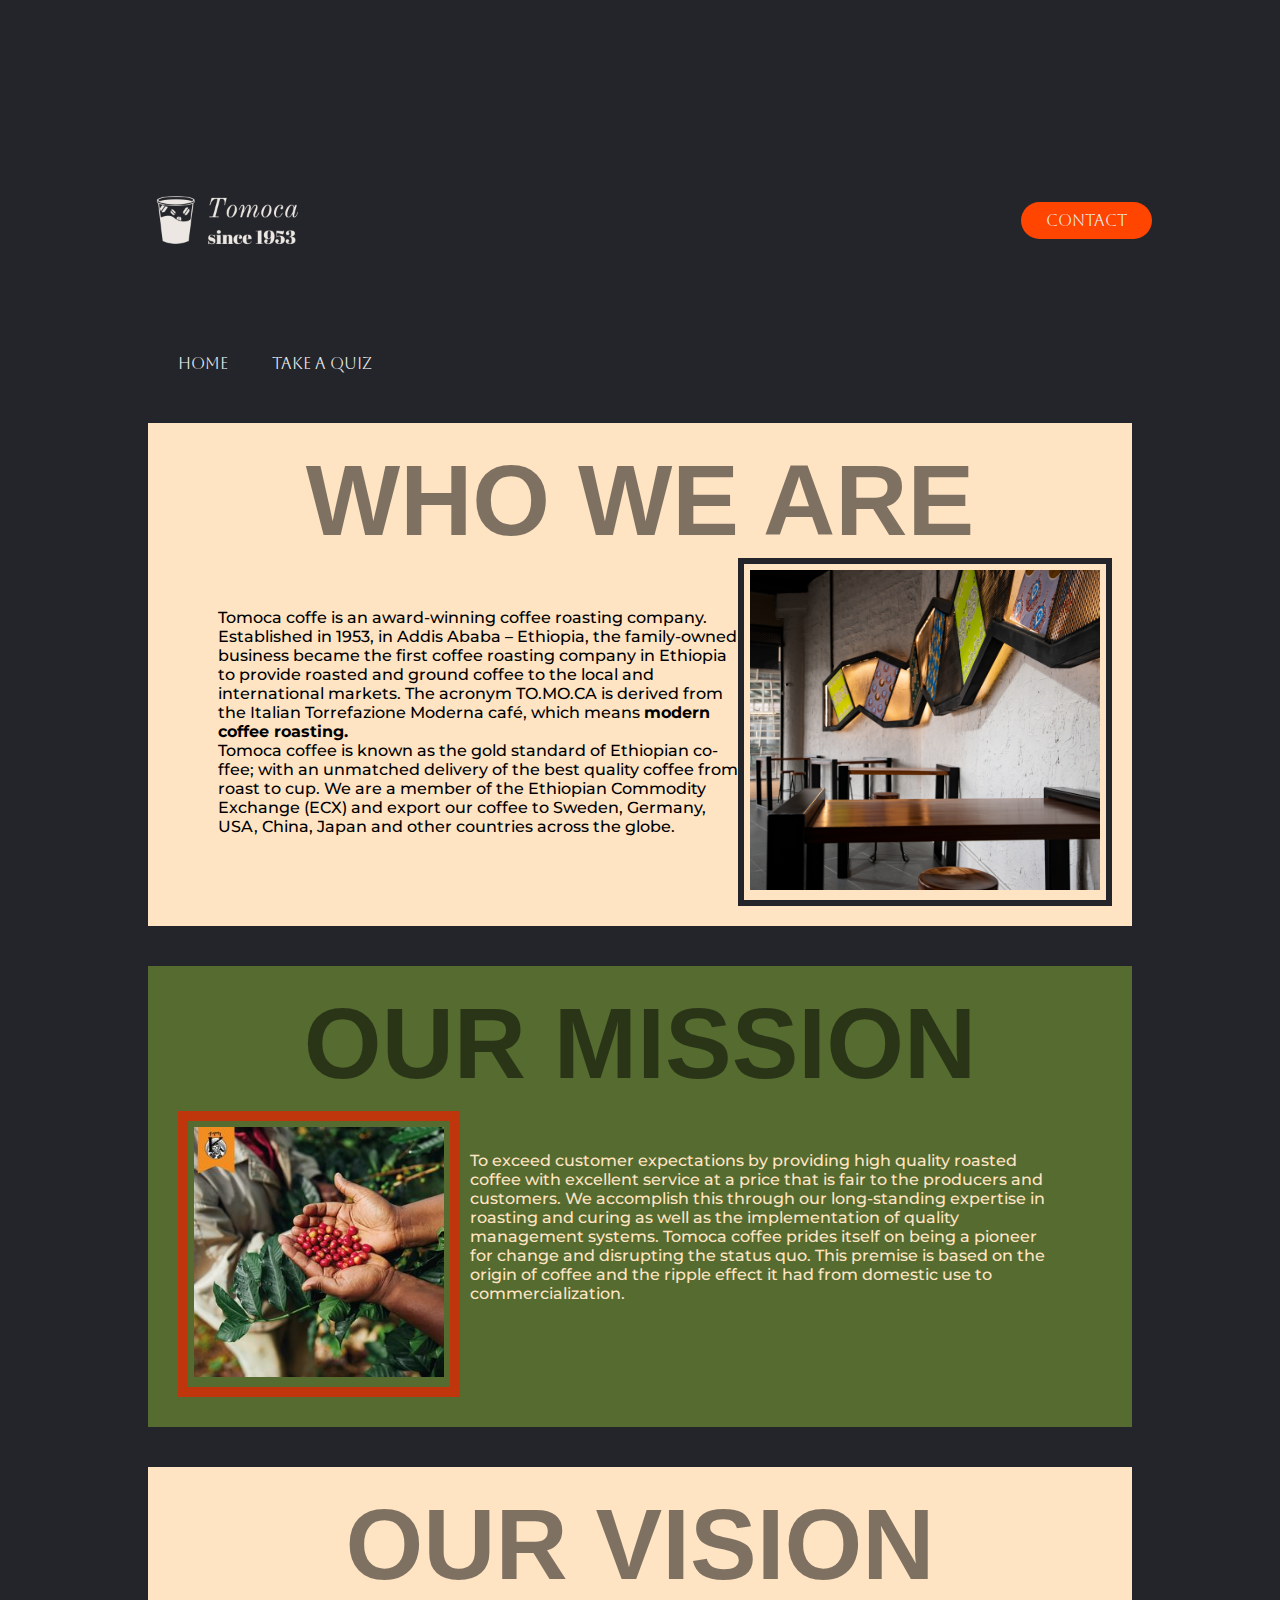
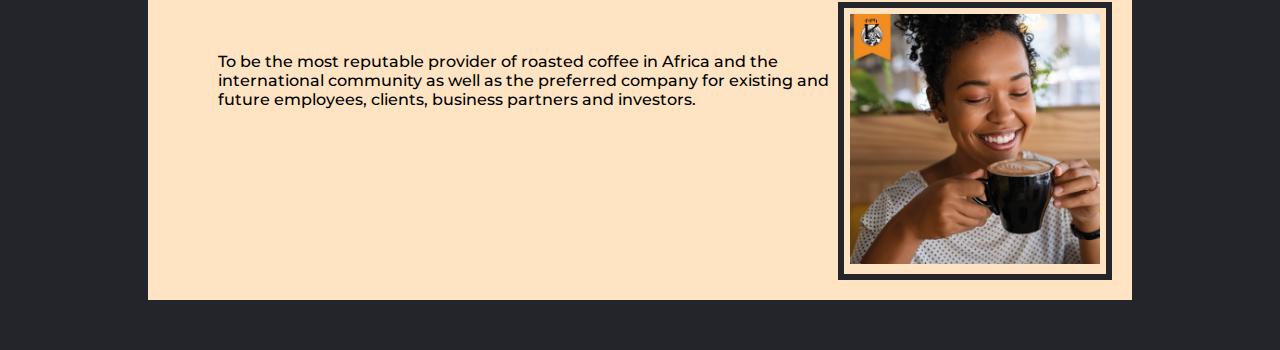
<file: page 2.html>
<!DOCTYPE  html>
<html lang="en">
<html>
      <head>
       <title> TOMOCA CAFFE'</title>
        <link rel = "icon" type="image/png" href ="coffee-beans.png">
        <link rel="stylesheet" href="stylepage2.css">
      </head>
 <body>
    <header>
        <img class="logo" src="Tomoca-logos_transparent.png" width="200" height="200"alt ="logo">
            <nav>
            <ul class="navlinks">
               <li><a href="index.html"> Home </a></li>
               <li><a href="tquiz.html"> Take a quiz</a></li>
               </ul>
            </nav>
         <a class="btn" href="https://www.instagram.com/tomoca_coffee_africa/?hl=en"><button>Contact</button></a>

    <div class="flex-container">  
        <div class="whoweare">
          <h1 div id="whoweare">WHO WE ARE</h1>
    <div id="image"> <img src="vision1.png" width="350" height="320"></div>

     <p>Tomoca coffe is an award-winning coffee roasting company.  Established in 1953, in Addis Ababa – Ethiopia, the family-owned      business became the first coffee roasting company in Ethiopia to provide roasted and ground coffee to the local and international   markets.  The acronym TO.MO.CA is derived from the Italian Torrefazione Moderna café, which means <strong>modern coffee roasting.</strong><br>
     Tomoca coffee is known as the gold standard of Ethiopian co­ffee; with an unmatched delivery of the best quality coff­ee from roast to cup.  We are a member of the Ethiopian Commodity Exchange (ECX) and export our coffee to Sweden, Germany, USA, China, Japan and other countries across the globe. </p><br>
    </div>
             
  <div class="ourmission">
        <h1 div id="ourmission">OUR MISSION</h1>
  <div id="image3"> <img src="295483591_596607871835929_5404366423294548380_n.jpg" width="250" height="250"></div>
    <p>To exceed customer expectations by providing high quality roasted coffee with excellent service at a price that is fair to the producers and customers.  We accomplish this through our long-standing expertise in roasting and curing as well as the implementation of quality management systems.

    Tomoca coffee prides itself on being a pioneer for change and disrupting the status quo.  This premise is based on the origin of coffee and the ripple effect it had from domestic use to commercialization.</p> <BR> 
   </div>
          

 <div class="ourvision">
    <h1 div id="ourvision"> OUR VISION</h1>
 <div id="image2"> <img src="T11.jpg" width="250" height="250"></div>
    <p> To be the most reputable provider of roasted coffee in Africa and the international community as well as the preferred company for existing and future employees, clients, business partners and investors.</p>
 </div>
 
 </div>





        
     






</html>
</file>
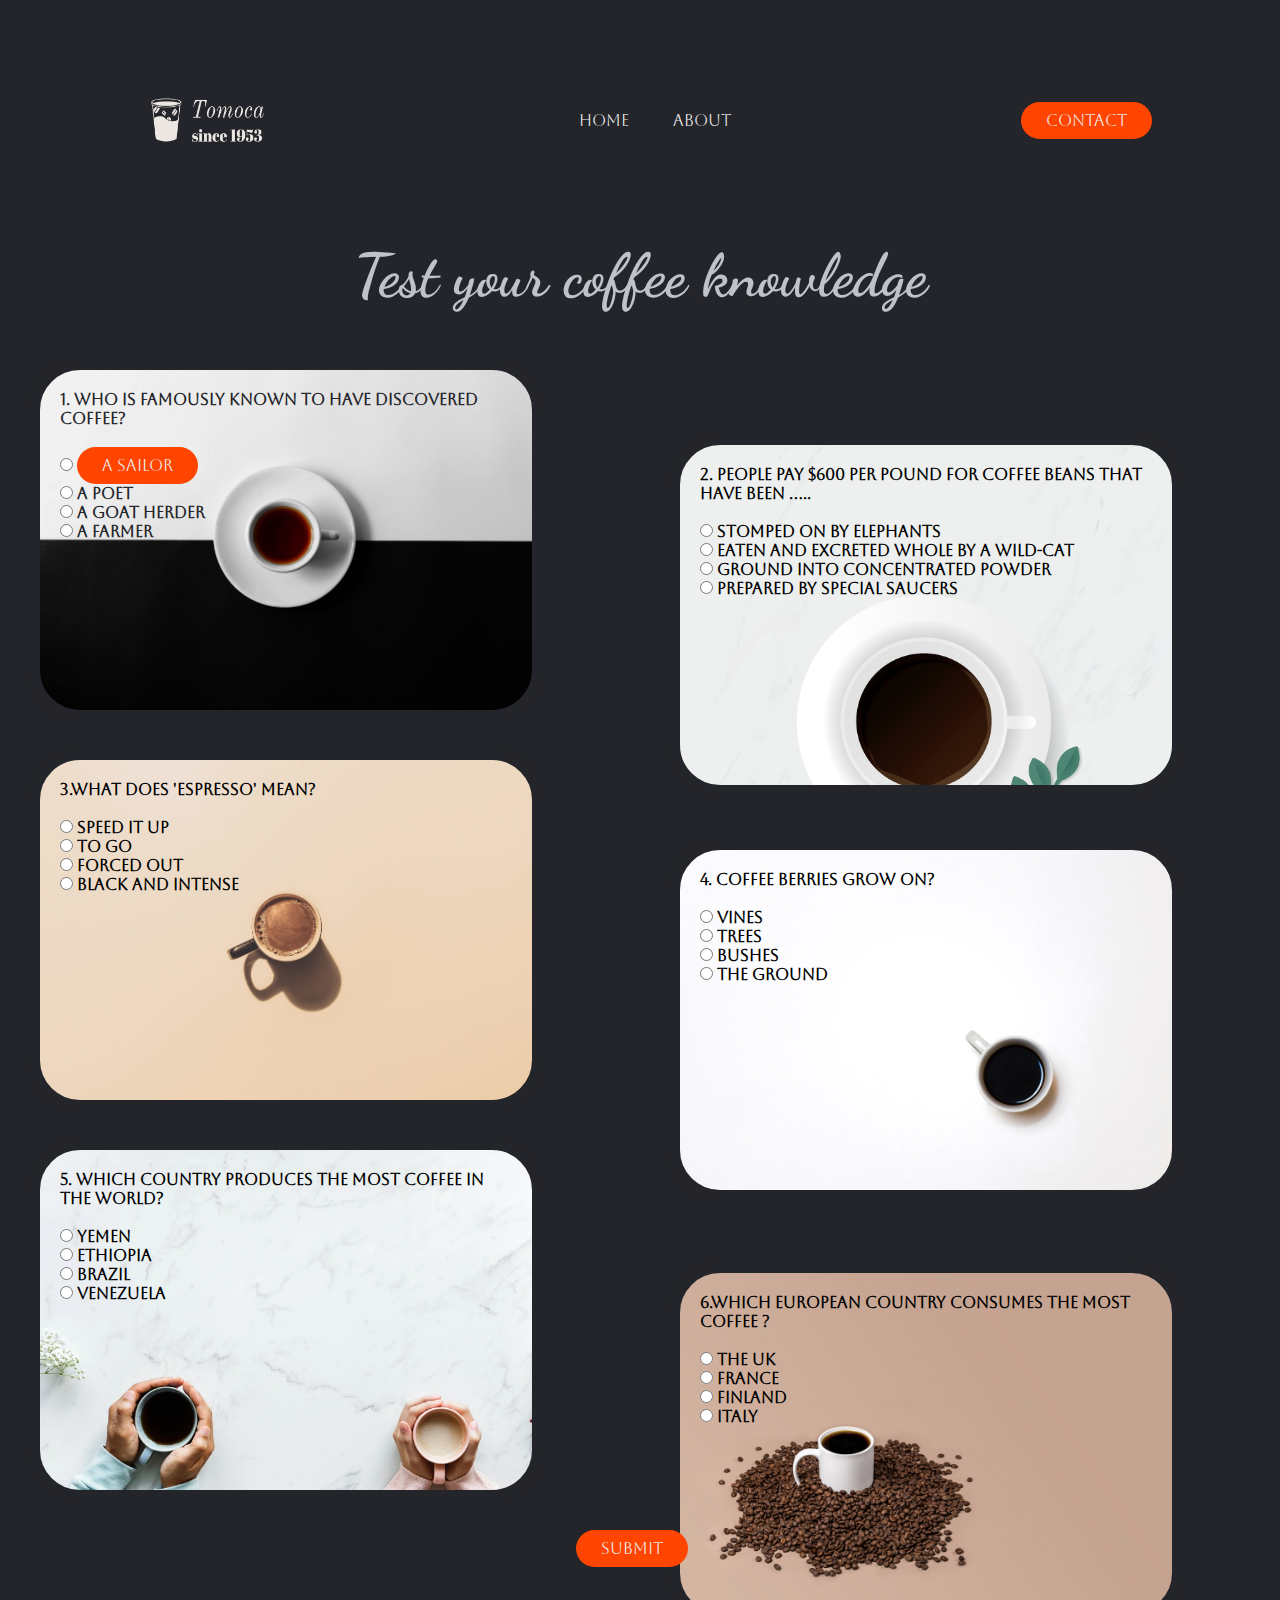
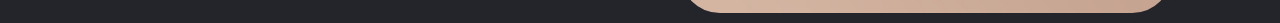
<file: tquiz.html>
<!DOCTYPE html>
<html lang="en">
       <head>
        <meta charset="UTF-8">
        <title>TOMOCA CAFFE'</title>
        <link rel = "icon" type="image/png" href ="coffee-beans.png">
        <link rel="stylesheet" href="tquiz.css">
        </head>
<body>
  <header>
    <img class="logo" src="Tomoca-logos_transparent.png" width="160" height="180"alt ="logo">
     <nav>
      <ul class="navlinks">
       <li><a href="index.html"> Home</a></li>
       <li><a href="page 2.html"> About</a></li>
      </ul>
   </nav>
  <a class="btn" href="https://www.instagram.com/tomoca_coffee_africa/?hl=en"><button>Contact</button></a>
</header>
  <body>
     <h1> Test your coffee knowledge</h1>
     
        <br>
<form div class="form"name ="quiz">
 <div class="q1">
       <p > 1. Who is famously known to  have discovered coffee?</p> 
       <br>

             <input type="radio" name="q1" value="A sailor">
             <button for ="A sailor">A sailor</button><br>
             <input type="radio" name="q1" value="A poet">
             <label for ="A poet">A poet</label><br>
             <input type="radio" name="q1" value="A goat herder">
             <label for ="A goat herder">A goat herder</label><br>
             <input type="radio" name="q1" value=" A farmer">
             <label for =" A farmer"> A farmer</label><br>
          
        <br>
   </div>
  <div class="q2">
      <label for="cat">2. People pay $600 per pound for coffee beans that have been .....</label><br>
             <br>
             <input type="radio" name="q2" value="Stomped on by elephants ">
             <label for =" Stomped on by elephants "> Stomped on by elephants </label><br>
             <input type="radio" name="q2" value="Eaten and excreted whole by a wild-cat">
             <label for ="Eaten and excreted whole by a wild-cat"> Eaten and excreted whole by a wild-cat</label><br>
             <input type="radio" name="q2" value="Ground into concentrated powder">
             <label for ="Ground into concentrated powder"> Ground into concentrated powder</label><br>
             <input type="radio" name="q2" value="Prepared by special saucers">
             <label for ="Prepared by special saucers"> Prepared by special saucers </label><br>
             <br>
  </div>
  <div class="q3">
     <label for="espresso">3.What does 'espresso' mean?</label><br>
             <br>
             <input type="radio" name="q3" value="Speed it up">
             <label for =" Speed it up"> Speed it up</label><br>
             <input type="radio" name="q3" value="To go">
             <label for ="To go"> To go</label><br>
             <input type="radio" name="q3" value="Forced out">
             <label for ="Forced out"> Forced out </label><br>
             <input type="radio" name="q3" value="Black and intense">
             <label for ="Black and intense">  Black and intense</label><br>
             <br>
  </div>
  <div class="q4">
    <label for="berries">4. Coffee berries grow on?</label><br>
             <br>
             <input type="radio" name="q4" value="Vines">
             <label for =" Vines"> Vines </label><br>
             <input type="radio" name="q4" value="Trees ">
             <label for ="Trees "> Trees </label><br>
             <input type="radio" name="q4" value="Bushes">
             <label for ="Bushes"> Bushes</label><br>
             <input type="radio" name="q4" value="The ground">
             <label for ="The ground">  The ground </label><br>
             <br>
    </div>
  <div class="q5">
    <label for="brazil">5. Which country produces the most coffee in the World?</label><br>
             <br>
             <input type="radio" name="q5" value="Yemen">
             <label for =" Yemen"> Yemen</label><br>
             <input type="radio" name="q5" value="Ethiopia">
             <label for ="Ethiopia"> Ethiopia</label><br>
             <input type="radio" name="q5" value="Brazil">
             <label for ="Brazil"> Brazil</label><br>
             <input type="radio" name="q5" value=" Venezuela">
             <label for =" Venezuela"> Venezuela</label><br>
             <br>
             </div>
   <div class="q6">
    <label for="europe">6.Which European country consumes the most coffee ?</label><br>
             <br>
             <input type="radio" name="q6" value="The UK">
             <label for =" The UK"> The UK</label><br>
             <input type="radio" name="q6" value="France">
             <label for ="France"> France</label><br>
             <input type="radio" name="q6" value="Finland">
             <label for ="Finland"> Finland</label><br>
             <input type="radio" name="q6" value="Italy">
             <label for ="Italy"> Italy </label><br>
             <br>
      </div>
          




     <div class="sub-btn" >
  <button type="button" onclick="checkAnswers();" >Submit</button></div>
</form>



<script src="tquiz.js"></script> 
    
</body>
</html>
</file>
<file: stylepage2.css>
@import url('https://fonts.googleapis.com/css2?family=Aboreto&family=Cinzel+Decorative:wght@700&family=Cormorant+Garamond&family=Dancing+Script:wght@600&family=Montserrat:ital,wght@1,300&display=swap');

*{
  box-sizing: border-box;
  margin:0;
  padding:0;
}

body{
    background-color: #24252A  ;
}

h1{
    font-family: Helvetica, sans-serif;
    font-size: 100px;
    color: black;
    font-style: normal;
    text-align: center;
    position: relative;
    z-index:1;
    opacity: 0.5; 
}


.flex-container {
  
    display: grid;
    justify-content: 25%,25%,25%;
      }
  
  
.whoweare{
    background-color:bisque;
    margin: 20px;
    padding: 20px;
    color: black;
 
}


.ourmission{
    background-color: darkolivegreen;
    margin: 20px;
    padding: 20px;
    color:bisque;
  

}


.ourvision{
    background-color:bisque;
    margin: 20px;
    padding: 20px;
    color:black;
}


p{
    padding:50px;
   
 
    font-family: "Montserrat", Helvetica, sans-serif, sans-serif;
    font-weight: 500;
 
    display: column;
}

   
ul{
    background-color:#24252A ;
    font-family: Arial, Helvetica, sans-serif;
    color:#BF360C;
    padding: 20px;
    margin: 10px;

}

#image2{
    position: relative;
    display: inline;
    align-items: justify;
    float: right;
    border-style:solid;
    padding:6px;
    border-width:6px;
    border-color:#24252A ;
  
    }

#image{
    
    position:relative;
    display: inline; 
    align-items: justify;
    float:right;
    border-style:solid;
    padding:6px;
    border-width:6px;
    border-color:#24252A ;  
;
  
   
}
#image3{
    position:relative;
     display: inline;
     align-items: justify;
     float: left;
    border-style:solid;
    padding:6px;
    margin:10px;
    margin-right: 10px;
    border-width:10px;
    border-color:#BF360C;  
}

.logo{
    position: relative;
 
 
   
}

li,a,button{
    font-family: "Aboreto", sans-serif;
   font-weight: 500;
   font-size: 16px;
   color: #edf0f1;
   text-decoration: none;
  
  
}

header{
     display: table-column;
     position: absolute;
     top:10%;

    justify-content: space-between;
    align-items: center;
    padding:30px 10%;
    background-color: #24252A;

    border-style:inherit;
   
}

.logo{
   cursor: pointer;

  
  
}

.navlinks{
   list-style: none;


}

.navlinks li{
   display:inline-block;
   padding:0px 20px;

}

.navlinks li a:hover{
   color: orangered;

 
}

button{
   padding:9px 25px;
   background-color:orangered;

   border:none;
   border-radius:50px;
   cursor:pointer;
   position: absolute;
   right: 10%;
   top:6%
 


}

button:hover{
   background-color:orangered;
   z-index:1;
 
}
</file>
<file: tquiz.css>
@import url('https://fonts.googleapis.com/css2?family=Aboreto&family=Cinzel+Decorative:wght@700&family=Dancing+Script:wght@600&display=swap');

*{
  box-sizing: border-box;
  margin:0;
  padding:0;

}

body{
    background-color: #24252A;
}


h1{
    position: relative;
    font-family:"Dancing Script", cursive;
    opacity: 0.75;
    font-size: 60px;
    outline: white;
    color: aliceblue;
    font-style: normal;
    text-align: center;
   
} 

li,a,button{
     font-family: "Aboreto", sans-serif;
    font-weight: 500;
    font-size: 16px;
    color: #edf0f1;
    text-decoration: none;
}
 
 

header{
     display: flex;
     justify-content: space-between;
     align-items: center;
     padding:30px 10%;
     background-color: #24252A;
     border-style:inherit;
    
}

.logo{
    cursor: pointer;

   
   
}

.navlinks{
    list-style: none;
 

}

.navlinks li{
    display:inline-block;
    padding:0px 20px;
 
}

.navlinks li a:hover{
    color: orangered;

  
}

button{
    padding:9px 25px;
    background-color:orangered;
 
    border:none;
    border-radius:50px;
    cursor:pointer;
 
  


}
button:hover{
    background-color:orangered;

  
}
.q1{
    background-color:white;
    width: 40vw;
    height: 40vh;
   
  
 
    background-image: url(q1.jpg);
    background-position: center;
    background-size: cover;
    position: relative;
  

    margin: 30px;
    padding: 20px;
    border-style: solid;
    border-radius: 50px;
    border-style: solid;
    border-width: 10px;
    border-color:  #24252A;
    font-family: 'Aboreto';
    font-weight: bolder;
    color:#24252A;
   
    

}
.q2{
    background-color:white;
    width: 40vw;
    height: 40vh;
    background-image: url(q21.jpg);
    background-position: center;
    background-size: cover;
    position: absolute;
    top: 45%;
    left: 50%;
  
    margin: 30px;
    padding: 20px;
    border-style: solid;
   
    border-width: 10px;
    border-radius: 50px;
    border-color:  #24252A;
    font-weight: bolder;
    font-family: 'Aboreto';
    color:black;

    

}
.q3{
    background-color:white;
    width: 40vw;
    height: 40vh;
    background-position: center;
    background-size: cover;
    background-image: url(q6.jpg);
 
    margin: 30px;
    padding: 20px;
    border-style: solid;
    border-radius: 50px;
    border-width: 10px;
    border-color: #24252A ;
    font-family: 'Aboreto';
    font-weight: bolder;
    color:black;
    

}
.q4{
    background-color:white;
    width: 40vw;
    height: 40vh;
    background-image: url(q3.jpg);
    background-position: center;
    background-size: cover;
   
    position: absolute;
    top: 90%;
    left: 50%;
    margin: 30px;
    padding: 20px;
    border-style: solid;
    border-width: 10px;
    border-radius: 50px;
    border-color: #24252A;
    font-family: 'Aboreto';
    font-weight: bolder;
    color:black;
    

}
.q5{
    background-color:white;
    width: 40vw;
    height: 40vh;
    background-image: url(q4.jpg);
    background-position: center;
    background-size:cover;
    position: relative;
    margin: 30px;
    padding: 20px;
    border-style: solid;
    border-width: 10px;
    border-radius: 50px;
    border-color: #24252A  ;
    font-family: 'Aboreto';
    font-weight: bolder;
    color:black;
    

}
.q6{
    background-color:white;
    width: 40vw;
    height: 40vh;
    background-image: url(q5.jpg);
    background-position: center;
    background-size: cover;
 
    position: absolute;
    top: 137%;
    left: 50%;
    margin: 30px;
    padding: 20px;
    border-style: solid;
    border-width: 10px;
    border-radius: 50px;
    border-color: #24252A ;
    font-weight: bolder;
    font-family: 'Aboreto';
    color:black;
    

}
.sub-btn{
    position: relative;
    left:45%;
}
</file>
